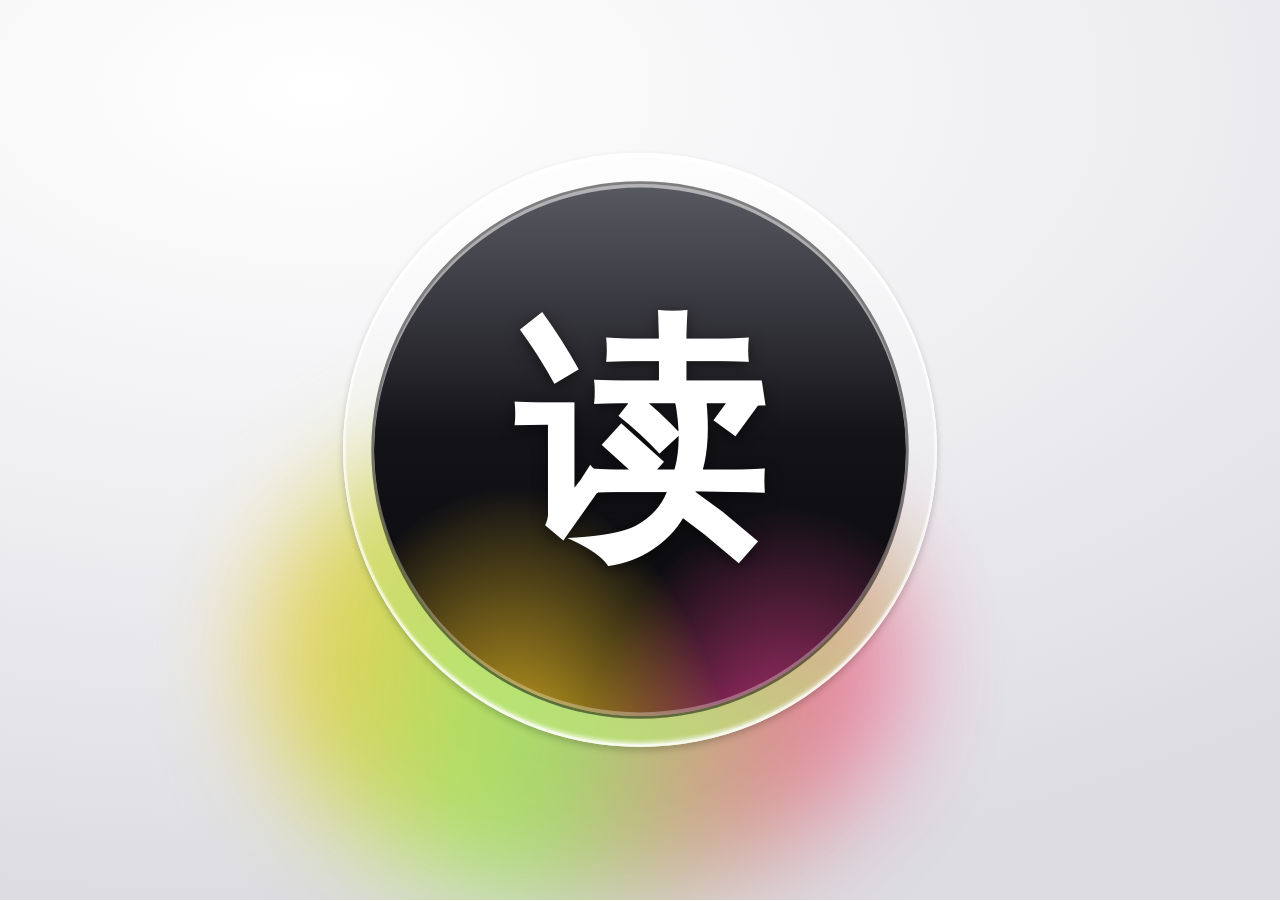
<file: scripts/icon.html>
<!doctype html>
<html lang="zh-CN">
<head>
<meta charset="utf-8">
<title>随身读图标</title>
<!-- 用 Chrome 无头截图生成应用图标：node scripts/make-icons.mjs -->
<style>
html, body { margin: 0; width: 100vw; height: 100vh; overflow: hidden; }
body { display: grid; place-items: center; background: radial-gradient(120% 90% at 25% 10%, #FFFFFF 0%, #EEEEF1 55%, #DCDCE2 100%); }
.g { position: relative; width: 66vmin; height: 66vmin; isolation: isolate; }
.cau { position: absolute; z-index: 0; left: -14%; right: 6%; top: 44%; bottom: -26%; border-radius: 50%; background: linear-gradient(100deg, #FFC93D 0%, #9BE15D 45%, #FF4FA0 100%); filter: blur(6vmin); opacity: .9; }
.shell { position: relative; z-index: 1; width: 100%; height: 100%; box-sizing: border-box; padding: 3.4vmin; border-radius: 50%;
  background: linear-gradient(180deg, rgba(255,255,255,.75) 0%, rgba(255,255,255,.2) 30%, rgba(255,255,255,.06) 58%, rgba(190,230,120,.7) 100%);
  box-shadow: inset 0 .5vmin .3vmin #fff, inset 0 -.5vmin .5vmin rgba(255,255,255,.8), inset 0 0 0 .3vmin rgba(255,255,255,.5), 0 .4vmin .8vmin rgba(0,0,0,.2); }
.core { position: relative; width: 100%; height: 100%; border-radius: 50%; overflow: hidden; display: grid; place-items: center;
  background: radial-gradient(60% 90% at 26% 120%, rgba(255,205,40,1) 0%, rgba(0,0,0,0) 70%), radial-gradient(60% 90% at 78% 124%, rgba(255,70,160,.95) 0%, rgba(0,0,0,0) 70%), linear-gradient(180deg, #34343E 0%, #131318 45%, #08080A 100%);
  box-shadow: inset 0 .4vmin 0 rgba(255,255,255,.55), inset 0 -.4vmin 0 rgba(255,255,255,.3), 0 0 0 .3vmin rgba(0,0,0,.5); }
.core::before { content: ""; position: absolute; inset: 0 0 52% 0; background: linear-gradient(180deg, rgba(255,255,255,.18), rgba(255,255,255,0)); }
.zi { position: relative; font-family: 'PingFang SC', 'Hiragino Sans GB', sans-serif; font-weight: 600; font-size: 28vmin; line-height: 1; color: #fff; letter-spacing: 0; margin-top: -2vmin; text-shadow: 0 .4vmin 1.6vmin rgba(0,0,0,.5); }
</style>
</head>
<body>
<div class="g"><span class="cau"></span><div class="shell"><div class="core"><span class="zi">读</span></div></div></div>
</body>
</html>
</file>
